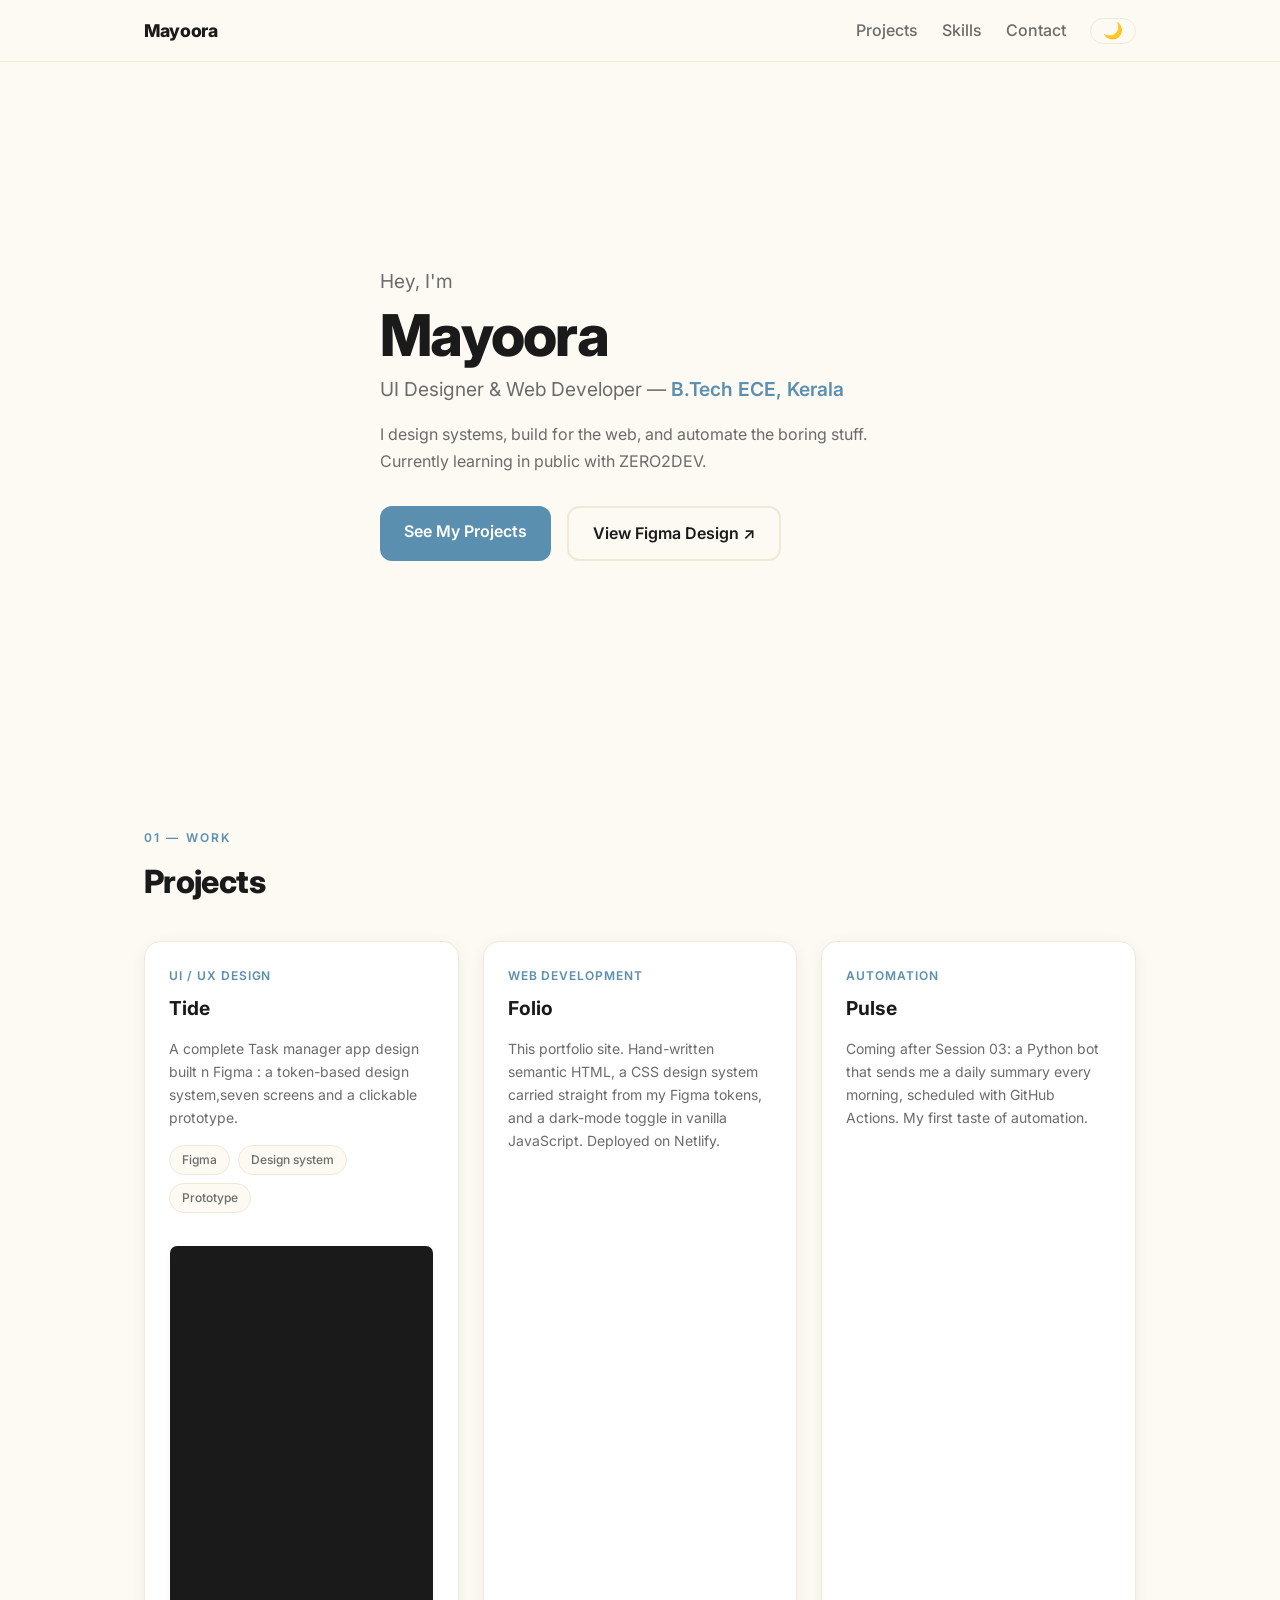
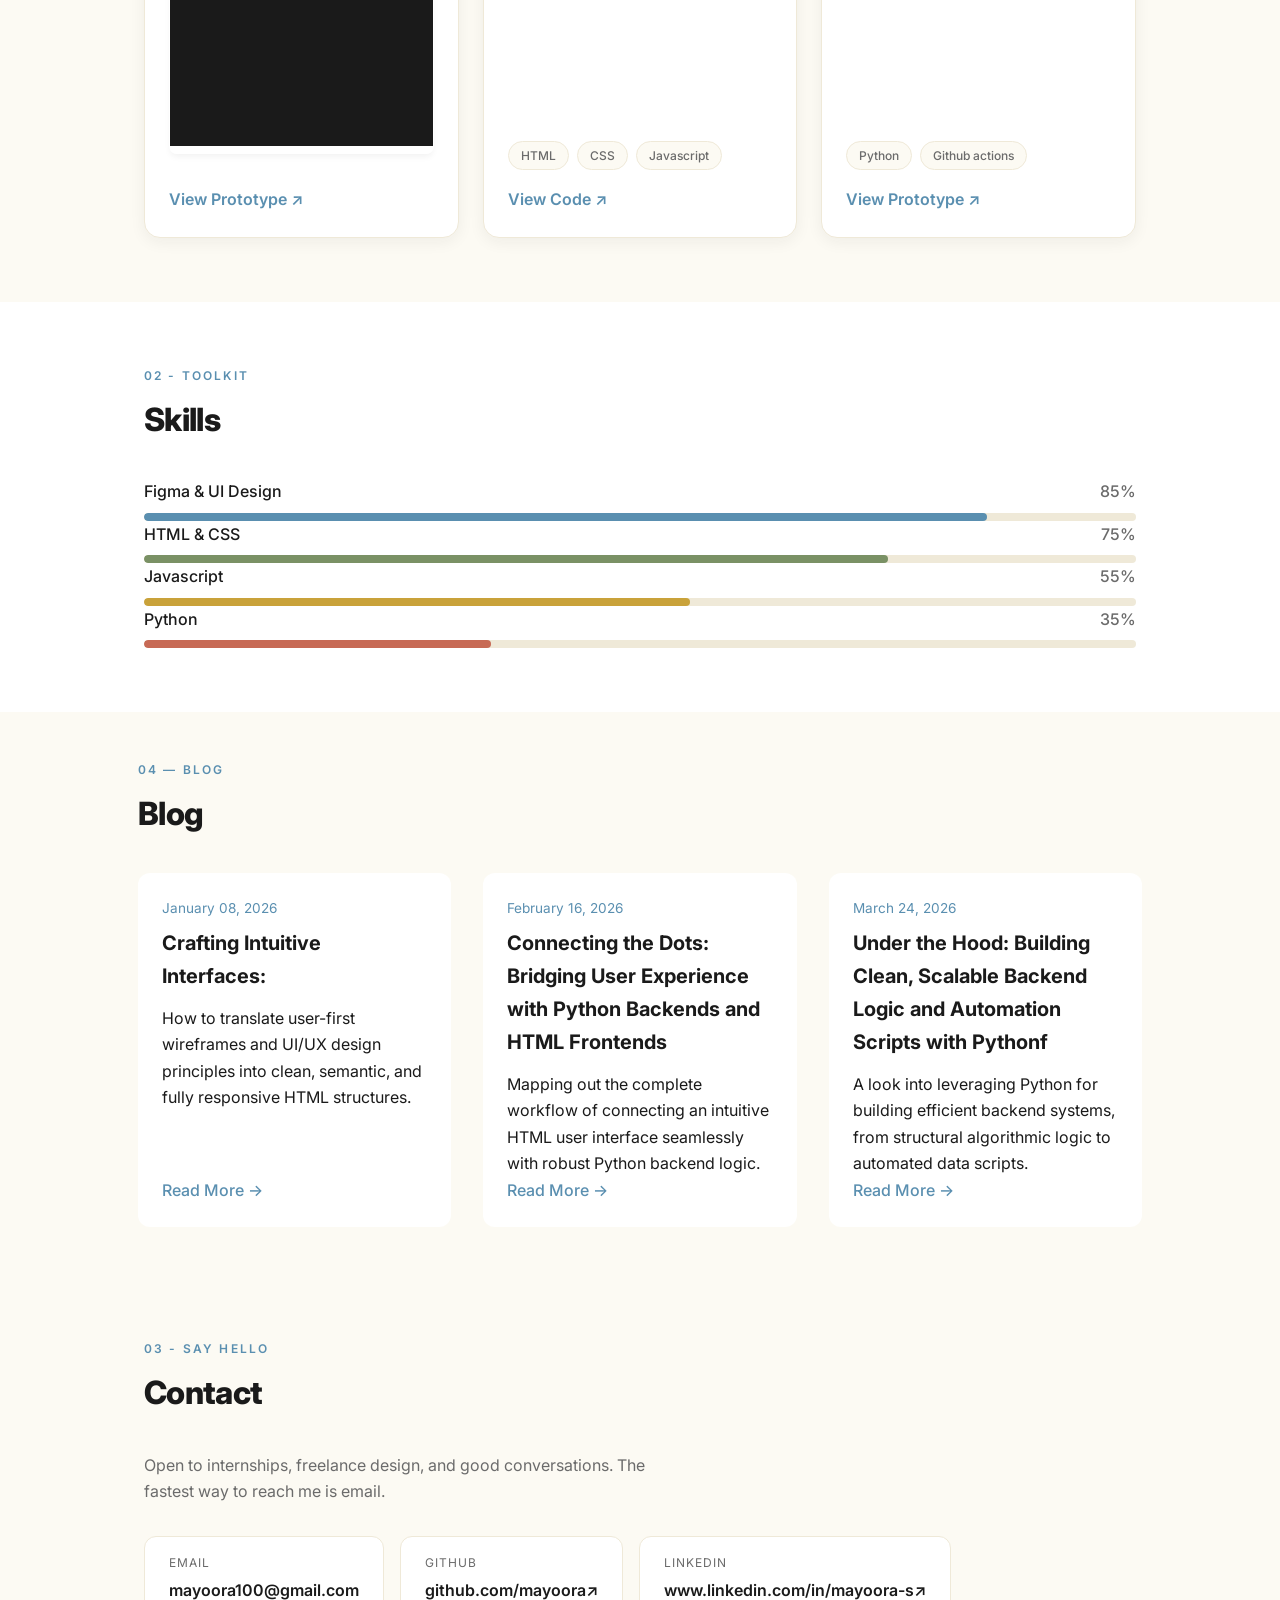
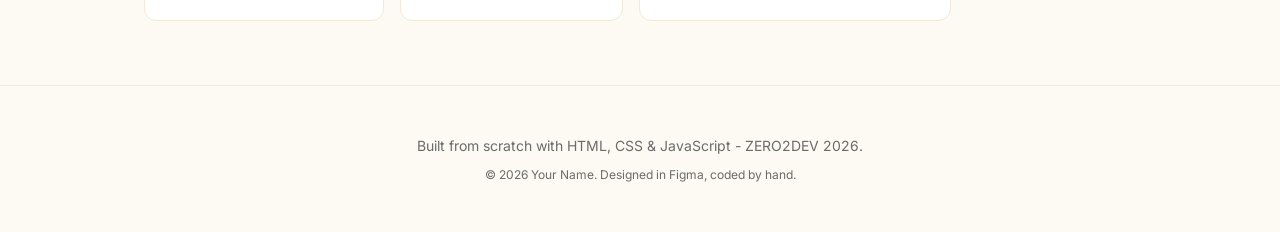
<file: index.html>
<!DOCTYPE html>
<html lang="en">
    <head>
        <meta charset="UTF-8">
        <meta name="viewport" content="width=device-width, initial-scale=1.0">
        <meta name="description" content="Portfolio of Your name">
        <title>Mayoora - Deveoper Portfolio</title>
        <link rel="preconnect" href="https://fonts.googleapis.com">
        <link rel="preconnect" href="https://fonts.gstatic.com" crossorigin>
        <link href="https://fonts.googleapis.com/css2?family=Inter:wght@400;500;600;700;800&display=swap" rel="stylesheet">

        <link rel="stylesheet" href="style.css">
       </head>
    <body>
        <nav class="nav" aria-label="Main Navigation">
            <div class="container nav-inner">
                <span class="nav-brand">Mayoora</span>
                <ul class="nav-links">
                    <li><a href=#projects>Projects</a></li>
                    <li><a href=#skills>Skills</a></li>
                    <li><a href=#contact>Contact</a></li>
                    <li><button  class="theme-btn" id="theme-toggle" aria-label="Toggle dark mode">🌙</button></li>
                </ul>
            </div>
        </nav>
        <header class="hero" id="home">
    <div class="container">
      <p class="hero-tag reveal">Hey, I'm</p>
      <h1 class="hero-name reveal">Mayoora</h1>
      <p class="hero-role reveal">UI Designer &amp; Web Developer &#8212; <span class="highlight">B.Tech ECE, Kerala</span></p>
      <p class="hero-bio reveal">I design systems, build for the web, and automate the boring stuff. Currently learning in public with ZERO2DEV.</p>
      <div class="hero-ctas reveal">
        <a href="#projects" class="btn btn-primary">See My Projects</a>
        <a href="https://www.figma.com/proto/Hkw9Niwe1uz0aROVJZb0b7/TIDE-Task-Manager?node-id=1-1046&t=Rtq0FmRLQXJpe2p0-1" target="_blank" rel="noopener" class="btn btn-secondary">View Figma Design &#8599;</a>
      </div>
    </div>
  </header>
        <main>
            <section class="section" id="projects">
      <div class="container">
        <p class="section-label">01 &#8212; Work</p>
        <h2 class="section-title">Projects</h2>
        <div class="projects-grid">
                        <article class="card reveal">
                            <span class="card-tag">UI / UX DESIGN</span>
                            <h3 class="card-title">Tide</h3>
                            <p class="card-desc">A complete Task manager app design built n Figma : a token-based design system,seven screens and a clickable prototype.
                            </p>
                            <div class="card-meta">
                                <span class="chip">Figma</span>
                                <span class="chip">Design system</span>
                                <span class="chip">Prototype</span>
                                <div class="figma-embed-container">
                                    <iframe src="https://www.figma.com/embed?embed_host=share&url=https%3A%2F%2Fwww.figma.com%2Fproto%2FHkw9Niwe1uz0aROVJZb0b7%2FTIDE-Task-Manager%3Fnode-id%3D1-1046%26t%3DRtq0FmRLQXJpe2p0-1" allowfullscreen></iframe>
                                </div>
                            </div>
                            <a href="https://www.figma.com/proto/Hkw9Niwe1uz0aROVJZb0b7/TIDE-Task-Manager?node-id=1-1046&t=Rtq0FmRLQXJpe2p0-1" target="_blank" rel="noopener" class="card-link">View Prototype ↗</a>
                        </article>
                        <article class="card reveal">
                            <span class="card-tag">WEB DEVELOPMENT</span>
                            <h3 class="card-title">Folio</h3>
                            <p class="card-desc">This portfolio site. Hand-written semantic HTML, a CSS design system carried straight from my Figma tokens, and a dark-mode toggle in vanilla JavaScript. Deployed on Netlify.</p>
                            <div class="card-meta">
                                <span class="chip">HTML</span>
                                <span class="chip">CSS</span>
                                <span class="chip">Javascript</span>
                            </div>
                            <a href="file:///Users/mayoora/Documents/ZERO2DEV/index.html" target="_blank" rel="noopener" class="card-link">View Code ↗</a>
                        </article>
                        <article class="card reveal">
                            <span class="card-tag">AUTOMATION</span>
                            <h3 class="card-title">Pulse</h3>
                            <p class="card-desc">Coming after Session 03: a Python bot that sends me a daily summary every morning, scheduled with GitHub Actions. My first taste of automation.</p>
                            <div class="card-meta">
                                <span class="chip">Python</span>
                                <span class="chip">Github actions</span>
                            </div>
                            <a href="https://figma.com" target="_blank" rel="noopener" class="card-link">View Prototype ↗</a>
                        </article>
                    </div>
                </div>
            </section>
            <section class="section section-alt" id="skills">
                <div class="container">
                    <p class="section-label">02 - TOOLKIT</p>
                    <h2 class="section-title">Skills</h2>
                    <div class="skill reveal">
                        <div class="skill-head">
                            <span class="skill-name">Figma &amp; UI Design</span>
                            <span class="skill-pct">85%</span>
                        </div>
                        <div class="skill-track">
                            <div class="skill-fill" style="--w: 85%; background: var(--primary);"></div>
                        </div>
                    </div>
                    <div class="skill reveal">
                        <div class="skill-head">
                            <span class="skill-name">HTML &amp; CSS</span>
                            <span class="skill-pct">75%</span>
                        </div>
                        <div class="skill-track">
                            <div class="skill-fill" style="--w: 75%; background: var(--pri-low);"></div>
                        </div>
                    </div>                   
                    <div class="skill reveal">
                        <div class="skill-head">
                            <span class="skill-name">Javascript</span>
                            <span class="skill-pct">55%</span>
                        </div>
                        <div class="skill-track">
                            <div class="skill-fill" style="--w: 55%; background: var(--pri-med);"></div>
                        </div>
                    </div>
                    <div class="skill reveal">
                        <div class="skill-head">
                            <span class="skill-name">Python</span>
                            <span class="skill-pct">35%</span>
                        </div>
                        <div class="skill-track">
                            <div class="skill-fill" style="--w: 35%; background: var(--pri-high);"></div>
                        </div>
                    </div>
                </div>
            </section>
            <section id="blog" class="blog-section">
                <h2 class="section-label">04 — BLOG</h2>
                <h3 class="section-title">Blog</h3>
                <div class="blog-grid">
                    <article class="blog-card">
                        <span class="blog-date">January 08, 2026</span>
                        <h4 class="blog-title">Crafting Intuitive Interfaces:</h4>
                        <p class="blog-excerpt">How to translate user-first wireframes and UI/UX design principles into clean, semantic, and fully responsive HTML structures.</p>
                        <a href="#" class="blog-link">Read More &rarr;</a>
                    </article>
                    <article class="blog-card">
                        <span class="blog-date">February 16, 2026</span>
                        <h4 class="blog-title">Connecting the Dots: Bridging User Experience with Python Backends and HTML Frontends</h4>
                        <p class="blog-excerpt">Mapping out the complete workflow of connecting an intuitive HTML user interface seamlessly with robust Python backend logic.</p>
                        <a href="#" class="blog-link">Read More &rarr;</a>
                    </article>
                    <article class="blog-card">
                        <span class="blog-date">March 24, 2026</span>
                        <h4 class="blog-title">Under the Hood: Building Clean, Scalable Backend Logic and Automation Scripts with Pythonf</h4>
                        <p class="blog-excerpt">A look into leveraging Python for building efficient backend systems, from structural algorithmic logic to automated data scripts.</p>
                        <a href="#" class="blog-link">Read More &rarr;</a>
                    </article>
                </div>
            </section>
            <section class="section" id="contact">
                <div class="container">
                    <p class="section-label">03 - Say Hello</p>
                    <h2 class="section-title">Contact</h2>
                    <p class="contact-lead">Open to internships, freelance design, and good conversations. The fastest way to reach me is email.</p>
                    <div class="contact-links">
                        <a href="mailto:mayoora100@gmail.com" class="contact-link">
                            <span class="contact-link-label">Email</span>
                            <span class="contact-link-value">mayoora100@gmail.com</span>
                        </a>
                        <a href="https://github.com/Mayoora-S" target="_blank" rel="noopener" class="contact-link">
                            <span class="contact-link-label">GitHub</span>
                            <span class="contact-link-value">github.com/mayoora&#8599;</span>
                        </a>
                        <a href="https://www.linkedin.com/in/mayoora-s-891568382/" target="_blank" rel="noopener" class="contact-link">
                            <span class="contact-link-label">LinkedIn</span>
                            <span class="contact-link-value">www.linkedin.com/in/mayoora-s&#8599;</span>
                        </a>
                    </div>
                </div>
            </section>
        </main>
        <footer class="footer">
            <div class="container">
                <p>Built from scratch with HTML, CSS &amp; JavaScript - ZERO2DEV 2026.</p>
                <p class="footer-muted">&#169; 2026 Your Name. Designed in Figma, coded by hand.</p>
            </div>
        </footer>
        <script src="script.js"></script>
    </body>
</html>
</file>
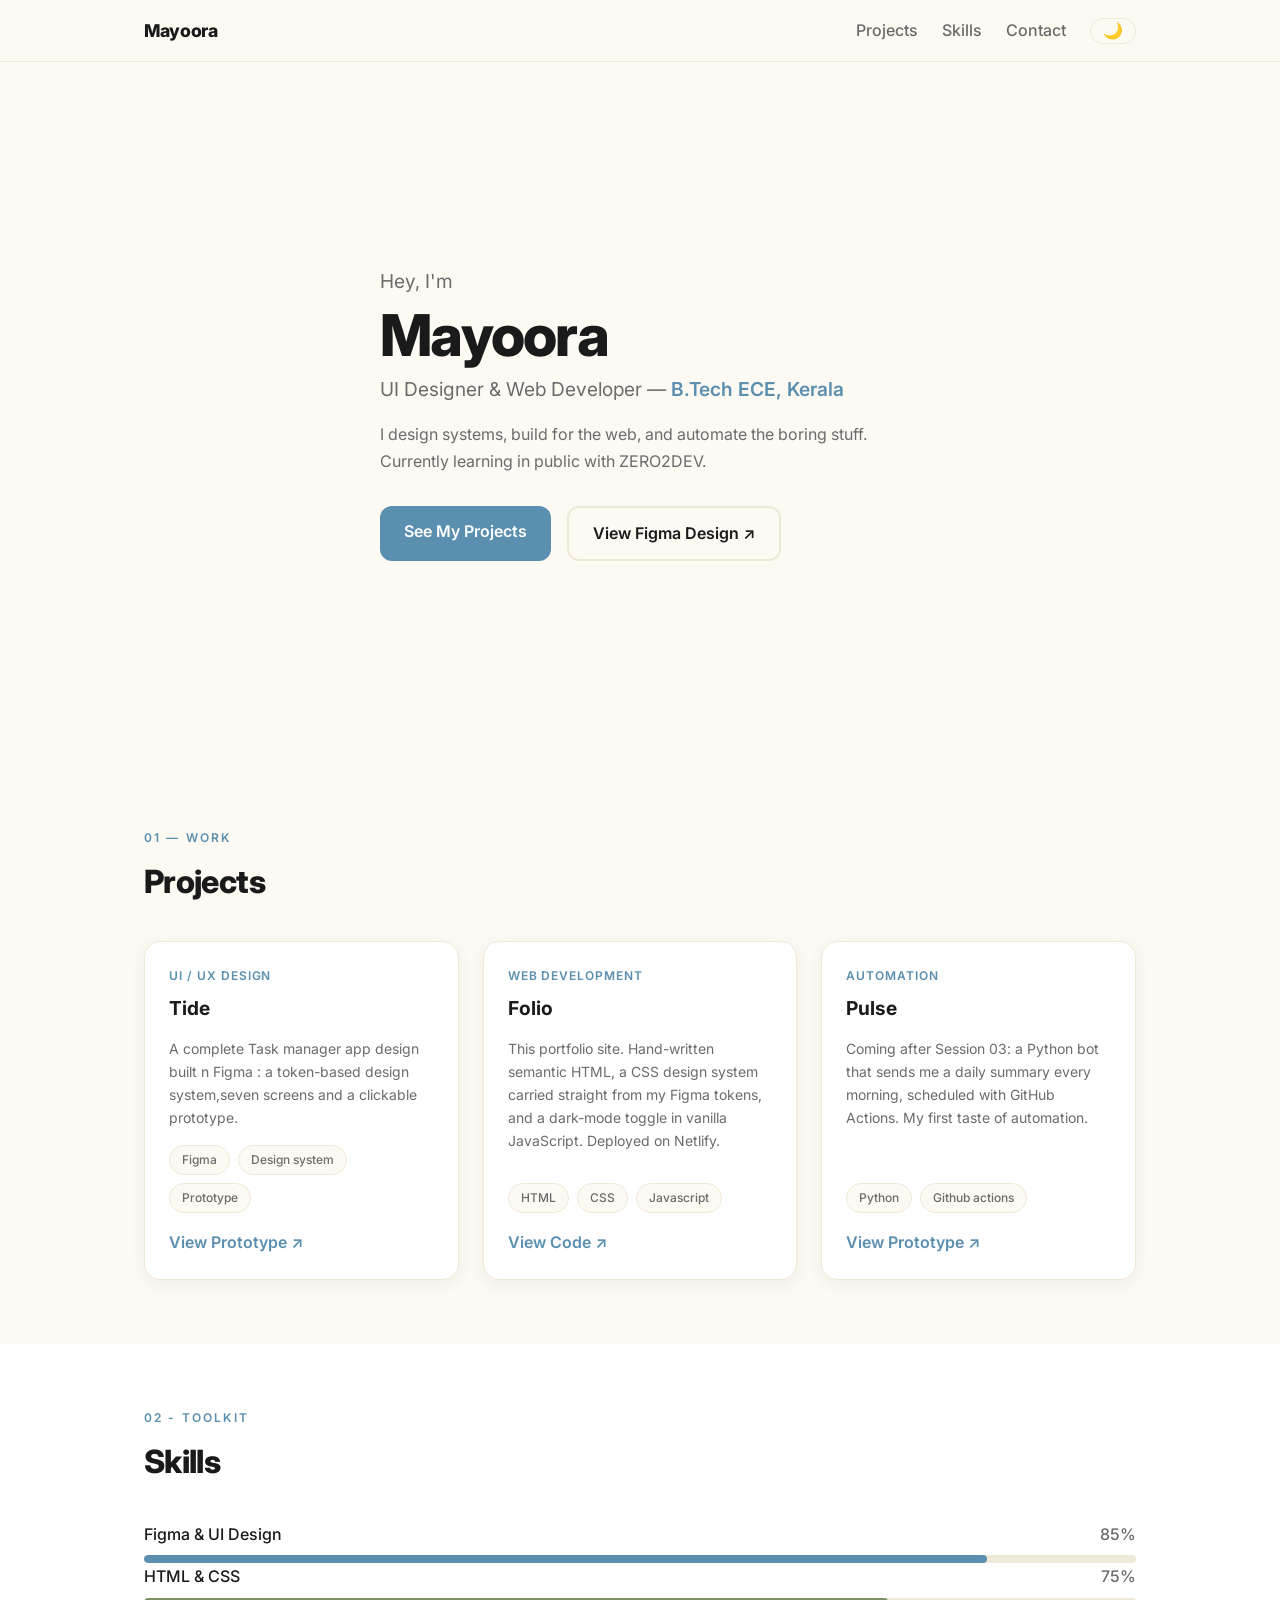
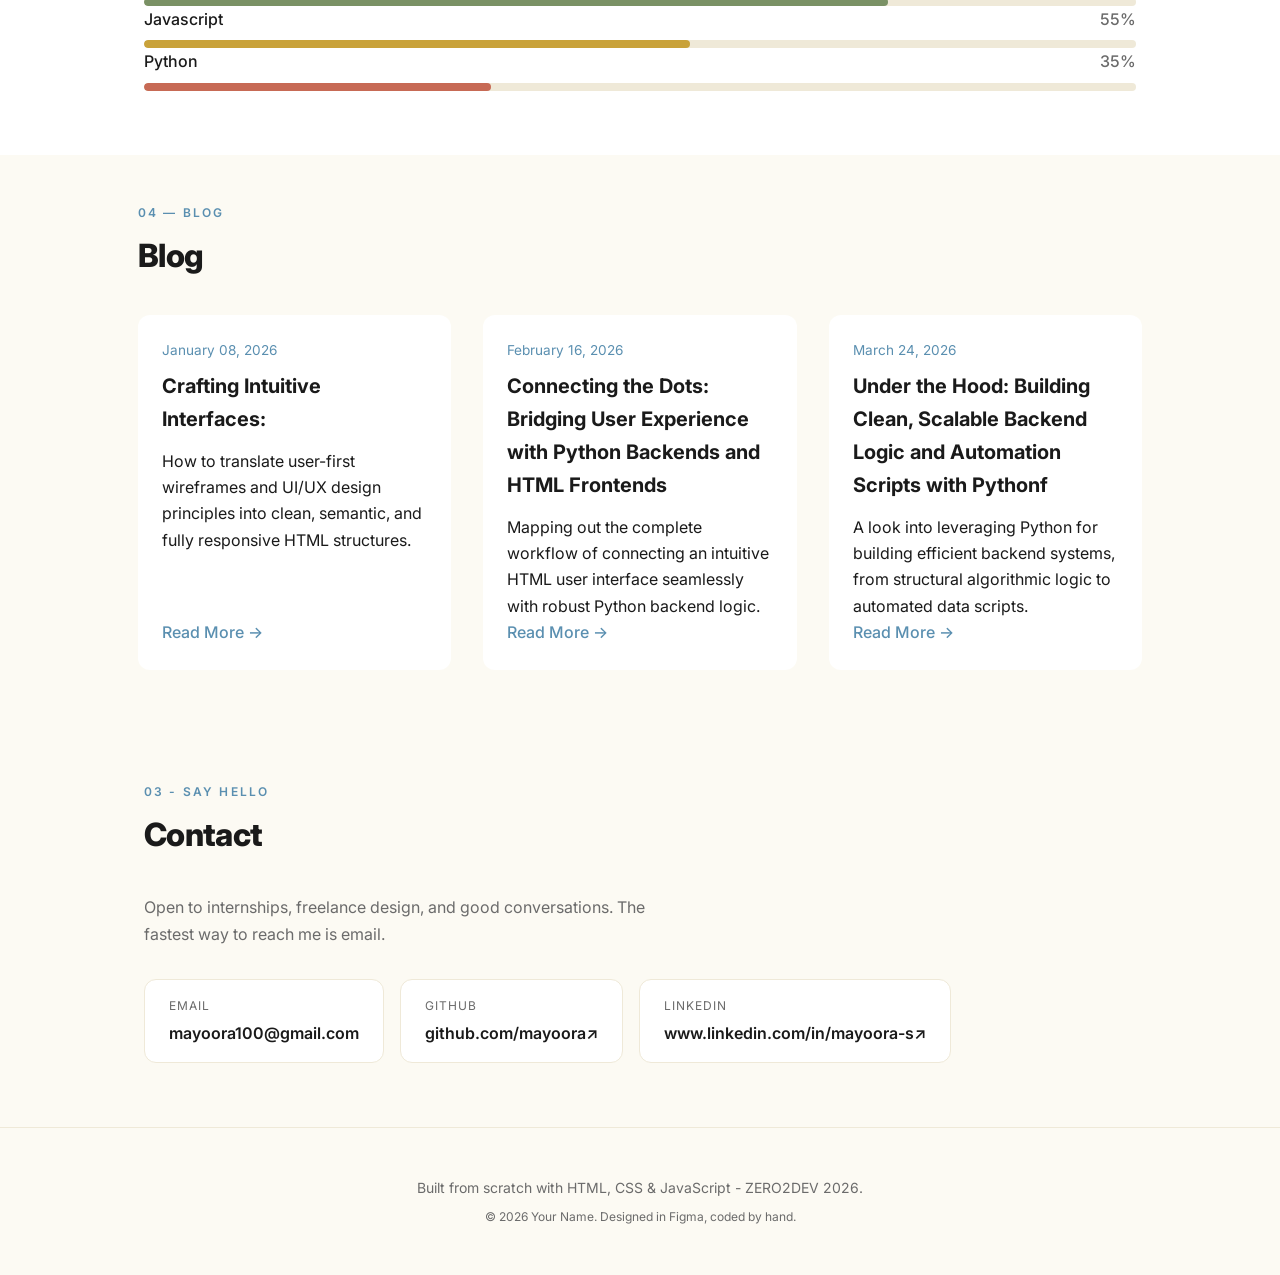
<file: Mayoora - Deveoper Portfolio.html>
<!DOCTYPE html>
<html lang="en">
    <head>
        <meta charset="UTF-8">
        <meta name="viewport" content="width=device-width, initial-scale=1.0">
        <meta name="description" content="Portfolio of Your name">
        <title>Mayoora - Deveoper Portfolio</title>
        <link rel="preconnect" href="https://fonts.googleapis.com">
        <link rel="preconnect" href="https://fonts.gstatic.com" crossorigin>
        <link href="https://fonts.googleapis.com/css2?family=Inter:wght@400;500;600;700;800&display=swap" rel="stylesheet">

        <link rel="stylesheet" href="style.css">
       </head>
    <body>
        <nav class="nav" aria-label="Main Navigation">
            <div class="container nav-inner">
                <span class="nav-brand">Mayoora</span>
                <ul class="nav-links">
                    <li><a href=#projects>Projects</a></li>
                    <li><a href=#skills>Skills</a></li>
                    <li><a href=#contact>Contact</a></li>
                    <li><button  class="theme-btn" id="theme-toggle" aria-label="Toggle dark mode">🌙</button></li>
                </ul>
            </div>
        </nav>
        <header class="hero" id="home">
    <div class="container">
      <p class="hero-tag reveal">Hey, I'm</p>
      <h1 class="hero-name reveal">Mayoora</h1>
      <p class="hero-role reveal">UI Designer &amp; Web Developer &#8212; <span class="highlight">B.Tech ECE, Kerala</span></p>
      <p class="hero-bio reveal">I design systems, build for the web, and automate the boring stuff. Currently learning in public with ZERO2DEV.</p>
      <div class="hero-ctas reveal">
        <a href="#projects" class="btn btn-primary">See My Projects</a>
        <a href="https://www.figma.com/proto/Hkw9Niwe1uz0aROVJZb0b7/TIDE-Task-Manager?node-id=1-1046&t=Rtq0FmRLQXJpe2p0-1" target="_blank" rel="noopener" class="btn btn-secondary">View Figma Design &#8599;</a>
      </div>
    </div>
  </header>
        <main>
            <section class="section" id="projects">
      <div class="container">
        <p class="section-label">01 &#8212; Work</p>
        <h2 class="section-title">Projects</h2>
        <div class="projects-grid">
                        <article class="card reveal">
                            <span class="card-tag">UI / UX DESIGN</span>
                            <h3 class="card-title">Tide</h3>
                            <p class="card-desc">A complete Task manager app design built n Figma : a token-based design system,seven screens and a clickable prototype.
                            </p>
                            <div class="card-meta">
                                <span class="chip">Figma</span>
                                <span class="chip">Design system</span>
                                <span class="chip">Prototype</span>
                            </div>
                            <a href="hhttps://www.figma.com/proto/Hkw9Niwe1uz0aROVJZb0b7/TIDE-Task-Manager?node-id=1-1046&t=Rtq0FmRLQXJpe2p0-1" target="_blank" rel="noopener" class="card-link">View Prototype ↗</a>
                        </article>
                        <article class="card reveal">
                            <span class="card-tag">WEB DEVELOPMENT</span>
                            <h3 class="card-title">Folio</h3>
                            <p class="card-desc">This portfolio site. Hand-written semantic HTML, a CSS design system carried straight from my Figma tokens, and a dark-mode toggle in vanilla JavaScript. Deployed on Netlify.</p>
                            <div class="card-meta">
                                <span class="chip">HTML</span>
                                <span class="chip">CSS</span>
                                <span class="chip">Javascript</span>
                            </div>
                            <a href="file:///Users/mayoora/Documents/ZERO2DEV/index.html" target="_blank" rel="noopener" class="card-link">View Code ↗</a>
                        </article>
                        <article class="card reveal">
                            <span class="card-tag">AUTOMATION</span>
                            <h3 class="card-title">Pulse</h3>
                            <p class="card-desc">Coming after Session 03: a Python bot that sends me a daily summary every morning, scheduled with GitHub Actions. My first taste of automation.</p>
                            <div class="card-meta">
                                <span class="chip">Python</span>
                                <span class="chip">Github actions</span>
                            </div>
                            <a href="https://figma.com" target="_blank" rel="noopener" class="card-link">View Prototype ↗</a>
                        </article>
                    </div>
                </div>
            </section>
            <section class="section section-alt" id="skills">
                <div class="container">
                    <p class="section-label">02 - TOOLKIT</p>
                    <h2 class="section-title">Skills</h2>
                    <div class="skill reveal">
                        <div class="skill-head">
                            <span class="skill-name">Figma &amp; UI Design</span>
                            <span class="skill-pct">85%</span>
                        </div>
                        <div class="skill-track">
                            <div class="skill-fill" style="--w: 85%; background: var(--primary);"></div>
                        </div>
                    </div>
                    <div class="skill reveal">
                        <div class="skill-head">
                            <span class="skill-name">HTML &amp; CSS</span>
                            <span class="skill-pct">75%</span>
                        </div>
                        <div class="skill-track">
                            <div class="skill-fill" style="--w: 75%; background: var(--pri-low);"></div>
                        </div>
                    </div>                   
                    <div class="skill reveal">
                        <div class="skill-head">
                            <span class="skill-name">Javascript</span>
                            <span class="skill-pct">55%</span>
                        </div>
                        <div class="skill-track">
                            <div class="skill-fill" style="--w: 55%; background: var(--pri-med);"></div>
                        </div>
                    </div>
                    <div class="skill reveal">
                        <div class="skill-head">
                            <span class="skill-name">Python</span>
                            <span class="skill-pct">35%</span>
                        </div>
                        <div class="skill-track">
                            <div class="skill-fill" style="--w: 35%; background: var(--pri-high);"></div>
                        </div>
                    </div>
                </div>
            </section>
            <section id="blog" class="blog-section">
                <h2 class="section-label">04 — BLOG</h2>
                <h3 class="section-title">Blog</h3>
                <div class="blog-grid">
                    <article class="blog-card">
                        <span class="blog-date">January 08, 2026</span>
                        <h4 class="blog-title">Crafting Intuitive Interfaces:</h4>
                        <p class="blog-excerpt">How to translate user-first wireframes and UI/UX design principles into clean, semantic, and fully responsive HTML structures.</p>
                        <a href="#" class="blog-link">Read More &rarr;</a>
                    </article>
                    <article class="blog-card">
                        <span class="blog-date">February 16, 2026</span>
                        <h4 class="blog-title">Connecting the Dots: Bridging User Experience with Python Backends and HTML Frontends</h4>
                        <p class="blog-excerpt">Mapping out the complete workflow of connecting an intuitive HTML user interface seamlessly with robust Python backend logic.</p>
                        <a href="#" class="blog-link">Read More &rarr;</a>
                    </article>
                    <article class="blog-card">
                        <span class="blog-date">March 24, 2026</span>
                        <h4 class="blog-title">Under the Hood: Building Clean, Scalable Backend Logic and Automation Scripts with Pythonf</h4>
                        <p class="blog-excerpt">A look into leveraging Python for building efficient backend systems, from structural algorithmic logic to automated data scripts.</p>
                        <a href="#" class="blog-link">Read More &rarr;</a>
                    </article>
                </div>
            </section>
            <section class="section" id="contact">
                <div class="container">
                    <p class="section-label">03 - Say Hello</p>
                    <h2 class="section-title">Contact</h2>
                    <p class="contact-lead">Open to internships, freelance design, and good conversations. The fastest way to reach me is email.</p>
                    <div class="contact-links">
                        <a href="mailto:mayoora100@gmail.com" class="contact-link">
                            <span class="contact-link-label">Email</span>
                            <span class="contact-link-value">mayoora100@gmail.com</span>
                        </a>
                        <a href="https://github.com/Mayoora-S" target="_blank" rel="noopener" class="contact-link">
                            <span class="contact-link-label">GitHub</span>
                            <span class="contact-link-value">github.com/mayoora&#8599;</span>
                        </a>
                        <a href="https://www.linkedin.com/in/mayoora-s-891568382/" target="_blank" rel="noopener" class="contact-link">
                            <span class="contact-link-label">LinkedIn</span>
                            <span class="contact-link-value">www.linkedin.com/in/mayoora-s&#8599;</span>
                        </a>
                    </div>
                </div>
            </section>
        </main>
        <footer class="footer">
            <div class="container">
                <p>Built from scratch with HTML, CSS &amp; JavaScript - ZERO2DEV 2026.</p>
                <p class="footer-muted">&#169; 2026 Your Name. Designed in Figma, coded by hand.</p>
            </div>
        </footer>
        <script src="script.js"></script>
    </body>
</html>
</file>
<file: style.css>
:root {
  --primary:   #5A8FB0;   
  --ink:       #1a1a1a;   
  --ink-muted: #6B6B6B;   
  --surface:   #FCFAF3;   
  --card:      #FFFFFF;   
  --border:    #EFE9D8;   
  --pri-high:  #C76A55;   
  --pri-med:   #C9A23A;  
  --pri-low:   #7A9165;   
  --display: clamp(2.2rem, 6vw, 3.6rem);
  --h1: 2rem;
  --h2: 1.6rem;
  --h3: 1.2rem;
  --body: 1rem;
  --cap: 0.875rem;
  --sm: 0.75rem;
  --s4: 0.25rem;
  --s8: 0.5rem;
  --s12: 0.75rem;
  --s16: 1rem;
  --s24: 1.5rem;
  --s32: 2rem;
  --s48: 3rem;
  --s64: 4rem;
  --r-sm: 8px;
  --r-md: 12px;
  --r-lg: 16px;
  --r-pill: 999px;
  --shadow: 0 4px 16px rgba(26, 26, 26, 0.06);
}
body.dark {
  --primary:   #7FB3D5;
  --ink:       #F5F1E4;
  --ink-muted: #9BA3AC;
  --surface:   #0F1419;
  --card:      #1A2332;
  --border:    rgba(255, 255, 255, 0.12);
  --shadow:    0 4px 16px rgba(0, 0, 0, 0.3);
}
*, *::before, *::after {
  box-sizing: border-box;
  margin: 0;
  padding: 0;
}
html {
  scroll-behavior: smooth;
}
body {
  font-family: 'Inter', system-ui, -apple-system, sans-serif;
  background-color: var(--surface);
  color: var(--ink);
  font-size: var(--body);
  line-height: 1.65;
  -webkit-font-smoothing: antialiased;
  transition: background-color 0.3s ease, color 0.3s ease;
}
a {
  color: inherit;
  text-decoration: none;
}
ul {
  list-style: none;
}
.container {
  max-width: 1040px;
  margin: 0 auto;
  padding: 0 var(--s24);
}
.section {
  padding: var(--s64) 0;
}
.section-alt {
  background-color: var(--card);
}
.section-label {
  font-size: var(--sm);
  font-weight: 600;
  letter-spacing: 0.18em;
  text-transform: uppercase;
  color: var(--primary);
  margin-bottom: var(--s8);
}
.section-title {
  font-size: var(--h1);
  font-weight: 800;
  letter-spacing: -0.02em;
  margin-bottom: var(--s32);
}
.nav {
  position: sticky;
  top: 0;
  z-index: 100;
  background-color: var(--surface);
  border-bottom: 1px solid var(--border);
  transition: background-color 0.3s ease;
}
.nav-inner {
  display: flex;
  align-items: center;
  justify-content: space-between;
  padding: var(--s16) var(--s24);
}
.nav-brand {
  font-weight: 800;
  font-size: 1.1rem;
  letter-spacing: -0.02em;
}
.nav-links {
  display: flex;
  align-items: center;
  gap: var(--s24);
}
.nav-links a {
  font-weight: 500;
  color: var(--ink-muted);
  transition: color 0.2s ease;
}
.nav-links a:hover {
  color: var(--primary);
}
.theme-btn {
  background: none;
  border: 1px solid var(--border);
  border-radius: var(--r-pill);
  padding: var(--s4) var(--s12);
  font-size: 1rem;
  cursor: pointer;
  line-height: 1;
}
.hero {
  padding: var(--s64) 0;
  min-height: 78vh;
  display: flex;
  align-items: center;
}
.hero-tag {
  font-size: var(--h3);
  color: var(--ink-muted);
}
.hero-name {
  font-size: var(--display);
  font-weight: 800;
  letter-spacing: -0.03em;
  line-height: 1.05;
  margin: var(--s8) 0;
}
.hero-role {
  font-size: var(--h3);
  color: var(--ink-muted);
  margin-bottom: var(--s16);
}
.highlight {
  color: var(--primary);
  font-weight: 600;
}
.hero-bio {
  max-width: 52ch;
  color: var(--ink-muted);
  margin-bottom: var(--s32);
}
.hero-ctas {
  display: flex;
  flex-wrap: wrap;
  gap: var(--s16);
}
.btn {
  display: inline-block;
  padding: var(--s12) var(--s24);
  border-radius: var(--r-md);
  font-weight: 600;
  font-size: var(--body);
  cursor: pointer;
  transition: transform 0.15s ease, opacity 0.2s ease;
}
.btn:hover {
  transform: translateY(-2px);
}
.btn-primary {
  background-color: var(--primary);
  color: #fff;
}
.btn-secondary {
  border: 2px solid var(--border);
  color: var(--ink);
}
.projects-grid {
  display: grid;
  grid-template-columns: repeat(auto-fit, minmax(280px, 1fr));
  gap: var(--s24);
}
.card {
  display: flex;
  flex-direction: column;
  background-color: var(--card);
  border: 1px solid var(--border);
  border-radius: var(--r-lg);
  padding: var(--s24);
  box-shadow: var(--shadow);
  transition: transform 0.2s ease, box-shadow 0.2s ease;
}
.card:hover {
  transform: translateY(-4px);
}
.card-tag {
  font-size: var(--sm);
  font-weight: 600;
  letter-spacing: 0.08em;
  text-transform: uppercase;
  color: var(--primary);
}
.card-title {
  font-size: var(--h3);
  font-weight: 700;
  margin: var(--s8) 0 var(--s12);
}
.card-desc {
  flex: 1;
  color: var(--ink-muted);
  font-size: var(--cap);
}
.card-meta {
  display: flex;
  flex-wrap: wrap;
  gap: var(--s8);
  margin: var(--s16) 0;
}
.chip {
  font-size: var(--sm);
  font-weight: 500;
  padding: var(--s4) var(--s12);
  border-radius: var(--r-pill);
  background-color: var(--surface);
  border: 1px solid var(--border);
  color: var(--ink-muted);
}
.card-link {
  font-weight: 600;
  color: var(--primary);
}
.skills-list {
  display: flex;
  flex-direction: column;
  gap: var(--s24);
  max-width: 560px;
}
.skill-head {
  display: flex;
  justify-content: space-between;
  margin-bottom: var(--s8);
  font-weight: 500;
}
.skill-pct {
  color: var(--ink-muted);
}
.skill-track {
  height: 8px;
  background-color: var(--border);
  border-radius: var(--r-pill);
  overflow: hidden;
}
.skill-fill {
  height: 100%;
  width: var(--w);
  border-radius: var(--r-pill);
}
.contact-lead {
  max-width: 52ch;
  color: var(--ink-muted);
  margin-bottom: var(--s32);
}
.contact-links {
  display: flex;
  flex-wrap: wrap;
  gap: var(--s16);
}
.contact-link {
  display: flex;
  flex-direction: column;
  gap: var(--s4);
  padding: var(--s16) var(--s24);
  border: 1px solid var(--border);
  border-radius: var(--r-md);
  background-color: var(--card);
  min-width: 200px;
  transition: border-color 0.2s ease, transform 0.15s ease;
}
.contact-link:hover {
  border-color: var(--primary);
  transform: translateY(-2px);
}
.contact-link-label {
  font-size: var(--sm);
  letter-spacing: 0.08em;
  text-transform: uppercase;
  color: var(--ink-muted);
}
.contact-link-value {
  font-weight: 600;
}
.footer {
  padding: var(--s48) 0;
  border-top: 1px solid var(--border);
  text-align: center;
  color: var(--ink-muted);
  font-size: var(--cap);
}
.footer-muted {
  font-size: var(--sm);
  margin-top: var(--s8);
}
.to-top {
  position: fixed;
  bottom: var(--s24);
  right: var(--s24);
  width: 44px;
  height: 44px;
  border: none;
  border-radius: var(--r-pill);
  background-color: var(--primary);
  color: #fff;
  font-size: 1.2rem;
  cursor: pointer;
  opacity: 0;
  pointer-events: none;
  transition: opacity 0.3s ease;
  box-shadow: var(--shadow);
}
.to-top.show {
  opacity: 1;
  pointer-events: auto;
}
.reveal {
  opacity: 0;
  transform: translateY(24px);
  transition: opacity 0.6s ease, transform 0.6s ease;
}
.reveal.is-visible {
  opacity: 1;
  transform: translateY(0);
}
@media (prefers-reduced-motion: reduce) {
  .reveal {
    opacity: 1;
    transform: none;
    transition: none;
  }
  html { scroll-behavior: auto; }
}
@media (max-width: 600px) {
  .hero {
    min-height: auto;
    padding: var(--s48) 0;
  }
  .nav-links {
    gap: var(--s16);
  }
  .nav-links a {
    font-size: var(--cap);
  }
  .section {
    padding: var(--s48) 0;
  }
  .contact-link {
    width: 100%;
  }
}
.blog-section {
  padding: var(--s48);
  max-width: 1100px;
  margin: 0 auto;
}

.blog-grid {
  display: grid;
  grid-template-columns: repeat(auto-fit, minmax(300px, 1fr));
  gap: 2rem;
  margin-top: 2rem;
}

.blog-card {
  background: var(--card); 
  border: 1px var(--border);
  border-radius: 12px;
  padding: 1.5rem;
  display: flex;
  flex-direction: column;
}

.blog-date {
  font-size: 0.85rem;
  color: var(--primary);
  margin-bottom: 0.5rem;
}

.blog-title {
  font-size: 1.25rem;
  margin-bottom: 0.75rem;
  color: var(--ink);

}
blog-excerpt {
  font-size: 0.95rem;
  color: var(--pri-low);
  margin-bottom: 1.5rem;
  line-height: 1.5;
  
  display: -webkit-box;
  -webkit-line-clamp: 2;
  -webkit-box-orient: vertical;  
  overflow: hidden;
}

.blog-link {
  margin-top: auto; /* Pushes link to bottom of the card */
  color: var(--primary); /* Match your brand blue accent color */
  text-decoration: none;
  font-weight: 500;
}
.figma-embed-container {
  width: 100%;
  margin-top: 1.5rem;
  margin-bottom: 1rem;
  border-radius: 8px;
  overflow: hidden; /* Keeps corners cleanly rounded */
  border: 1px solid var(--card);
  box-shadow: 0 4px 6px -1px rgba(0, 0, 0, 0.05);
}

.figma-embed-container iframe {
  width: 100%;
  height: 500px; /* Gives the phone frame plenty of room to display vertically */
  border: none;
  background: var(--ink); /* Matches Figma's dark preview backdrop cleanly */
}
</file>
